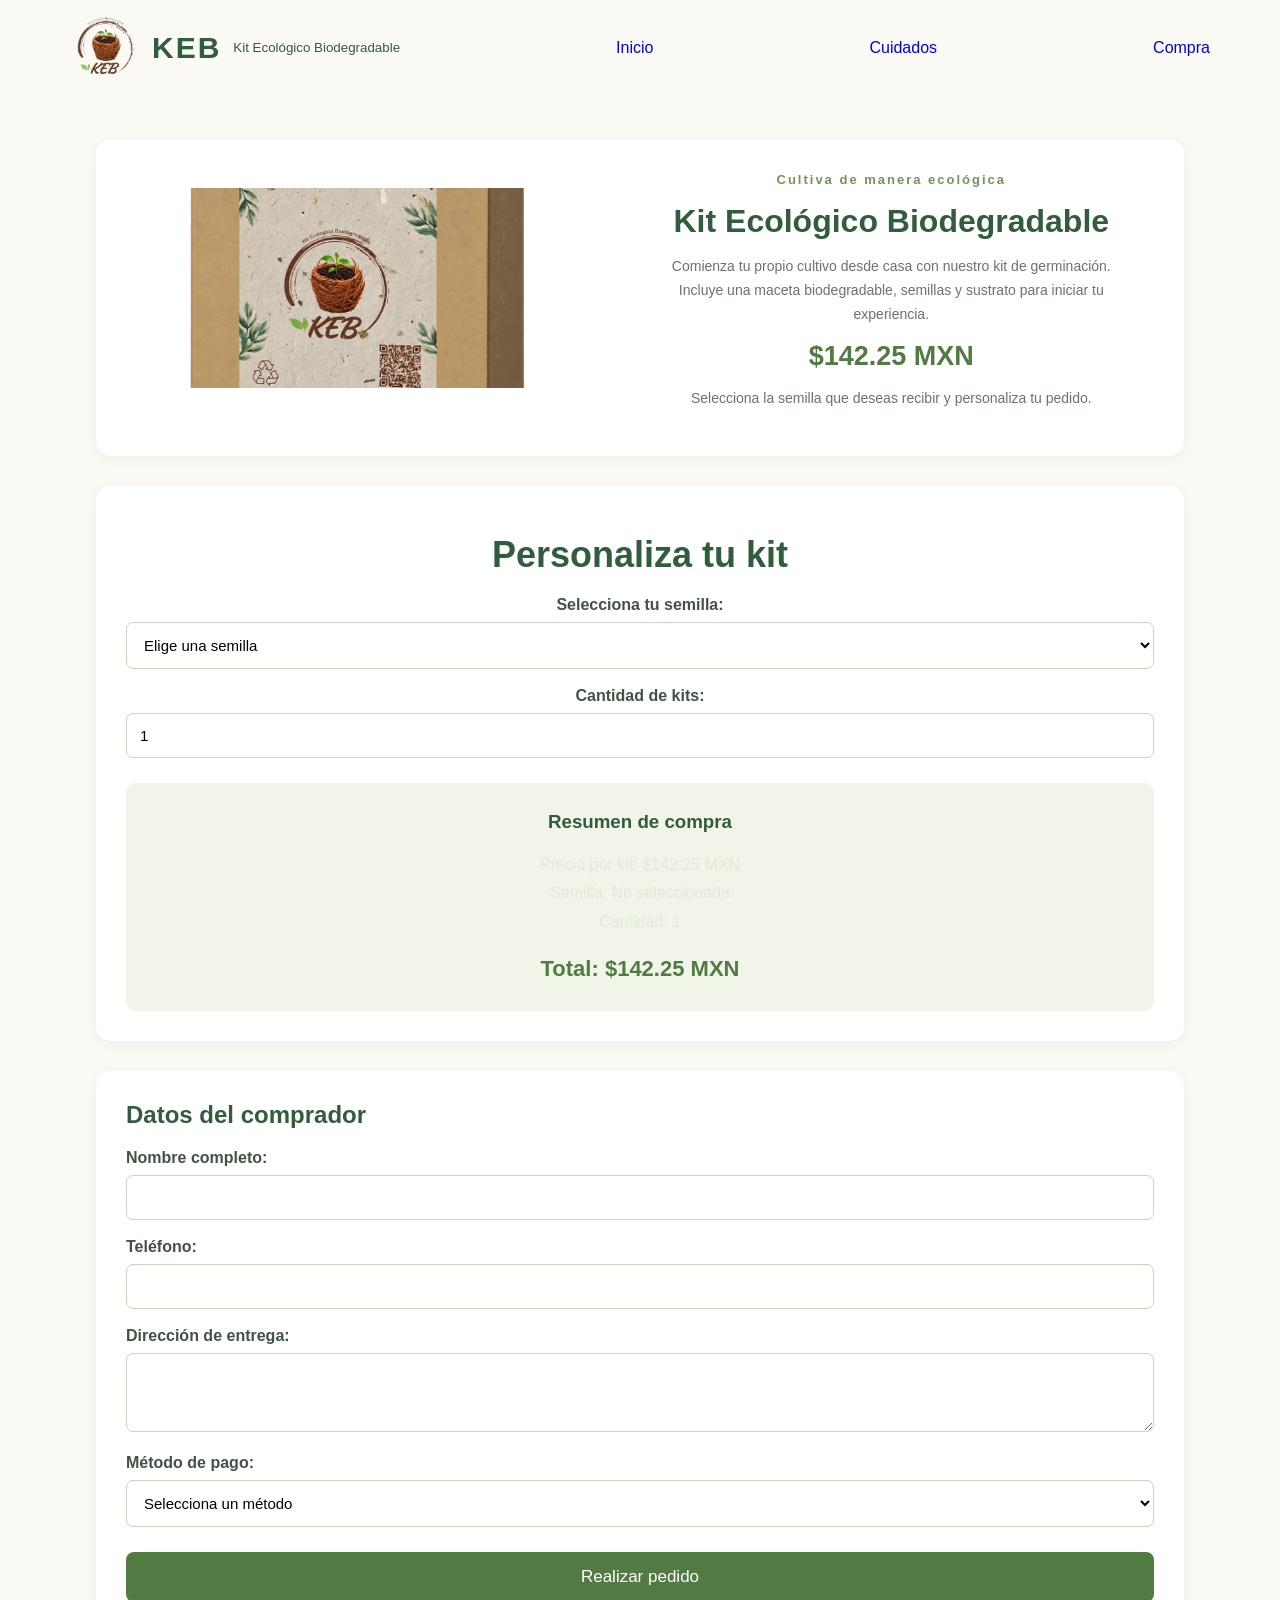
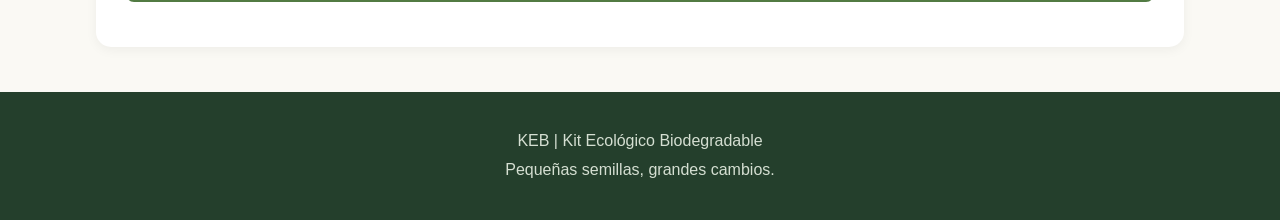
<file: compra.html>
<!DOCTYPE html>
<html lang="es">
<head>
    <meta charset="UTF-8">
    <meta name="viewport" content="width=device-width, initial-scale=1.0">
    <title>KEB | Comprar kit</title>
    <link rel="stylesheet" href="estilo.css">
</head>
<body>

    <header>
        <nav class="menu">
    <div class="logo">
        <img src="imagenes/logo.png" alt="Logo KEB">
        <h2>KEB</h2><small>Kit Ecológico Biodegradable</small>
    
    </div>
                <a href="index.html">Inicio</a>
                <a href="cuidados.html">Cuidados</a>
                <a href="compra.html">Compra</a>
            </div>
        </nav>
    </header>

    <main class="contenedor">

        <section class="producto">
            <div class="imagen-producto">
                <img src="imagenes/productofinal.png"
                     alt="Kit Ecológico Biodegradable KEB">
            </div>

            <div class="informacion">
                <span class="etiqueta">Cultiva de manera ecológica</span>
                <h1>Kit Ecológico Biodegradable</h1>

                <p>
                    Comienza tu propio cultivo desde casa con nuestro
                    kit de germinación. Incluye una maceta biodegradable,
                    semillas y sustrato para iniciar tu experiencia.
                </p>

                <h2 class="precio">$142.25 MXN</h2>

                <p class="nota">
                    Selecciona la semilla que deseas recibir y
                    personaliza tu pedido.
                </p>
            </div>
        </section>

        <section class="compra">
            <h2>Personaliza tu kit</h2>

            <label for="semilla">Selecciona tu semilla:</label>

            <select id="semilla">
                <option value="">Elige una semilla</option>
                <option value="Tomate">Tomate</option>
                <option value="Chayote">Chayote</option>
                <option value="Pepino">Pepino</option>
                <option value="Lechuga">Lechuga</option>
                <option value="Chile verde">Chile verde</option>
                <option value="Chile habanero">Chile habanero</option>
                <option value="Lavanda">Lavanda</option>
                <option value="Albahaca">Albahaca</option>
                <option value="Zanahoria">Zanahoria</option>
                <option value="Rábano">Rábano</option>
            </select>

            <label for="cantidad">Cantidad de kits:</label>
            <input type="number" id="cantidad" min="1" value="1">

            <div class="resumen">
                <h3>Resumen de compra</h3>
                <p>Precio por kit: $142.25 MXN</p>
                <p>Semilla: <span id="resumenSemilla">No seleccionada</span></p>
                <p>Cantidad: <span id="resumenCantidad">1</span></p>

                <div class="total">
                    Total: $<span id="total">142.25</span> MXN
                </div>
            </div>
        </section>

        <section class="datos">
            <h2>Datos del comprador</h2>

            <form id="formCompra">

                <label for="nombre">Nombre completo:</label>
                <input type="text" id="nombre" required>

                <label for="telefono">Teléfono:</label>
                <input type="tel" id="telefono" required>

                <label for="direccion">Dirección de entrega:</label>
                <textarea id="direccion" rows="3" required></textarea>

                <label for="pago">Método de pago:</label>
                <select id="pago" required>
                    <option value="">Selecciona un método</option>
                    <option value="Transferencia bancaria">Transferencia bancaria</option>
                    <option value="Pago al recibir">Pago al recibir</option>
                    <option value="Tarjeta">Tarjeta bancaria (demostración)</option>
                </select>

                <button type="submit">Realizar pedido</button>

            </form>

            <p id="mensaje"></p>
        </section>

    </main>

    <footer>
        <p>KEB | Kit Ecológico Biodegradable</p>
        <p>Pequeñas semillas, grandes cambios.</p>
    </footer>

    <script src="compra.js"></script>
</body>
</html>
</file>
<file: estilo.css>
/* CONFIGURACIÓN GENERAL */

* {
    margin: 0;
    padding: 0;
    box-sizing: border-box;
}

html {
    scroll-behavior: smooth;
}

body {
    font-family: Arial, sans-serif;
    background-color: #faf9f4;
    color: #344b35;
}

a {
    text-decoration: none;
}

/* MENÚ */

.encabezado {
    background-color: #ffffff;
    box-shadow: 0 2px 10px rgba(0,0,0,0.06);
    position: sticky;
    top: 0;
    z-index: 100;
}

.menu {
    max-width: 1200px;
    min-height: 95px;
    margin: auto;
    padding: 10px 30px;
    display: flex;
    align-items: center;
    justify-content: space-between;
}

.logo {
    display: flex;
    flex-direction: row;
    align-items: center;
    gap: 12px;
    color: #315d3c;
}

.logo img {
    height: 70px;
    width: auto;
    max-width: 180px;
    object-fit: contain;
    display: block;
}

.logo h2 {
    font-size: 30px;
    letter-spacing: 2px;
    margin: 0;
    color: #315d3c;
}

.enlaces {
    display: flex;
    align-items: center;
    gap: 35px;
}

.enlaces a {
    color: #405442;
    font-size: 15px;
    transition: 0.3s;
}

.enlaces a:hover,
.enlaces .activo {
    color: #7b9a54;
}

.enlaces .boton-menu {
    background-color: #477b4d;
    color: white;
    padding: 11px 24px;
    border-radius: 6px;
}

.enlaces .boton-menu:hover {
    background-color: #315d3c;
    color: white;
}

/* PRESENTACIÓN PRINCIPAL */

.inicio {
    max-width: 1200px;
    min-height: 540px;
    margin: auto;
    padding: 65px 30px;
    display: flex;
    align-items: center;
    justify-content: space-between;
    gap: 45px;
}

.inicio-texto {
    flex: 1;
}

.etiqueta,
.titulo-seccion span,
.funcionamiento-texto > span,
.compra > span {
    color: #789451;
    font-size: 13px;
    font-weight: bold;
    letter-spacing: 2px;
}

.inicio h1 {
    font-size: 52px;
    line-height: 1.15;
    margin: 22px 0;
    color: #315d3c;
}

.inicio h1 span {
    color: #89a65a;
}

.inicio-texto p {
    font-size: 16px;
    line-height: 1.8;
    color: #687568;
    max-width: 520px;
}

.botones {
    display: flex;
    gap: 15px;
    margin-top: 30px;
}

.boton-principal {
    display: inline-block;
    background-color: #477b4d;
    color: white;
    padding: 14px 25px;
    border-radius: 7px;
    transition: 0.3s;
}

.boton-principal:hover {
    background-color: #315d3c;
}

.boton-secundario {
    display: inline-block;
    border: 1px solid #477b4d;
    color: #477b4d;
    padding: 14px 25px;
    border-radius: 7px;
    transition: 0.3s;
}

.boton-secundario:hover {
    background-color: #e8efe3;
}

.inicio-imagen {
    flex: 1;
}

.inicio-imagen img {
    width: 100%;
    height: 390px;
    object-fit: cover;
    border-radius: 18px;
}

/* TÍTULOS DE SECCIONES */

.titulo-seccion {
    text-align: center;
    max-width: 720px;
    margin: auto;
}

.titulo-seccion h2,
.funcionamiento h2 {
    font-size: 34px;
    color: #315d3c;
    margin: 15px 0;
}

.titulo-seccion p {
    line-height: 1.8;
    color: #718071;
}

/* BENEFICIOS */

.conoce {
    padding: 75px 30px;
    background-color: #edf2e7;
}

.beneficios {
    max-width: 1100px;
    margin: 45px auto 0;
    display: grid;
    grid-template-columns: repeat(3, 1fr);
    gap: 25px;
}

.beneficio {
    background-color: white;
    text-align: center;
    padding: 35px 25px;
    border-radius: 12px;
}

.icono {
    font-size: 38px;
    margin-bottom: 15px;
}

.beneficio h3,
.producto h3 {
    color: #315d3c;
    margin-bottom: 12px;
}

.beneficio p,
.producto p {
    color: #718071;
    font-size: 14px;
    line-height: 1.7;
}

/* CONTENIDO DEL KIT */

.incluye {
    padding: 75px 30px;
}

.productos-incluidos {
    max-width: 1100px;
    margin: 45px auto 0;
    display: grid;
    grid-template-columns: repeat(3, 1fr);
    gap: 25px;
}

.producto {
    background-color: white;
    border-radius: 12px;
    overflow: hidden;
    text-align: center;
    padding-bottom: 25px;
    box-shadow: 0 3px 12px rgba(0,0,0,0.06);
}

.producto img {
    width: 100%;
    height: 200px;
    object-fit: cover;
    margin-bottom: 20px;
}

.producto p {
    padding: 0 20px;
}

/* FUNCIONAMIENTO */

.funcionamiento {
    padding: 75px 8%;
    background-color: #edf2e7;
    display: flex;
    align-items: center;
    gap: 55px;
}

.funcionamiento-texto,
.funcionamiento-imagen {
    flex: 1;
}

.funcionamiento-texto > p {
    color: #718071;
    line-height: 1.8;
    margin-bottom: 25px;
}

.pasos {
    margin-bottom: 30px;
}

.paso {
    display: flex;
    align-items: center;
    gap: 18px;
    margin-bottom: 17px;
}

.paso span {
    background-color: #477b4d;
    color: white;
    min-width: 38px;
    height: 38px;
    display: flex;
    align-items: center;
    justify-content: center;
    border-radius: 50%;
    font-weight: bold;
}

.paso p {
    color: #526453;
    line-height: 1.5;
}

.funcionamiento-imagen img {
    width: 100%;
    height: 400px;
    object-fit: cover;
    border-radius: 15px;
}

/* SECCIÓN DE COMPRA */

.compra {
    background-color: #315d3c;
    color: white;
    text-align: center;
    padding: 75px 25px;
}

.compra > span {
    color: #c6d9a9;
}

.compra h2 {
    font-size: 36px;
    margin: 18px 0;
}

.compra p {
    max-width: 600px;
    margin: auto;
    line-height: 1.8;
    color: #e1e9db;
}

.precio {
    font-size: 40px;
    font-weight: bold;
    margin: 25px 0;
}

.precio small {
    font-size: 16px;
}

.boton-compra {
    display: inline-block;
    background-color: #e8c987;
    color: #315d3c;
    font-weight: bold;
    padding: 15px 35px;
    border-radius: 7px;
    transition: 0.3s;
}

.boton-compra:hover {
    background-color: #f2dcae;
}

/* PIE DE PÁGINA */

.footer {
    background-color: #243f2c;
    color: white;
    text-align: center;
    padding: 40px 20px;
}

.footer h2 {
    font-size: 30px;
    letter-spacing: 3px;
    margin-bottom: 8px;
}

.footer p {
    color: #d5dfd2;
    margin-bottom: 10px;
    font-size: 14px;
}

.footer-enlaces {
    display: flex;
    justify-content: center;
    gap: 25px;
    margin: 25px 0;
}

.footer-enlaces a {
    color: white;
    font-size: 14px;
}

.footer-enlaces a:hover {
    color: #c6d9a9;
}

.footer small {
    color: #b8c7b5;
}

/* DISEÑO RESPONSIVE */

@media (max-width: 800px) {
    .inicio {
        flex-direction: column;
        text-align: center;
    }

    .inicio-texto p {
        margin: auto;
    }

    .botones {
        justify-content: center;
        flex-wrap: wrap;
    }

    .beneficios,
    .productos-incluidos {
        grid-template-columns: repeat(2, 1fr);
    }

    .funcionamiento {
        flex-direction: column;
    }
}

@media (max-width: 550px) {
    .menu {
        flex-direction: column;
        gap: 15px;
        padding: 12px;
    }

    .logo img {
        height: 60px;
    }

    .enlaces {
        gap: 18px;
        flex-wrap: wrap;
        justify-content: center;
    }

    .enlaces a {
        font-size: 13px;
    }

    .inicio h1 {
        font-size: 37px;
    }

    .beneficios,
    .productos-incluidos {
        grid-template-columns: 1fr;
    }

    .titulo-seccion h2,
    .funcionamiento h2 {
        font-size: 28px;
    }

    .compra h2 {
        font-size: 29px;
    }

    .inicio-imagen img,
    .funcionamiento-imagen img {
        height: 280px;
    }
}

/* CONFIGURACIÓN GENERAL */

* {
    margin: 0;
    padding: 0;
    box-sizing: border-box;
}

html {
    scroll-behavior: smooth;
}

body {
    font-family: Arial, sans-serif;
    background: #faf9f4;
    color: #344b35;
}

a {
    text-decoration: none;
}

/* MENÚ */

.encabezado {
    background: white;
    box-shadow: 0 2px 10px rgba(0,0,0,0.06);
    position: sticky;
    top: 0;
    z-index: 100;
}

.menu {
    max-width: 1200px;
    min-height: 95px;
    margin: auto;
    padding: 10px 30px;
    display: flex;
    justify-content: space-between;
    align-items: center;
}

.logo {
    display: flex;
    flex-direction: row;
    align-items: center;
    gap: 12px;
    color: #315d3c;
}

.logo img {
    height: 70px;
    width: auto;
    max-width: 180px;
    object-fit: contain;
    display: block;
}

.logo h2 {
    font-size: 30px;
    letter-spacing: 2px;
    margin: 0;
    color: #315d3c;
}

.enlaces {
    display: flex;
    align-items: center;
    gap: 35px;
}

.enlaces a {
    color: #405442;
    font-size: 15px;
    transition: 0.3s;
}

.enlaces a:hover,
.enlaces .activo {
    color: #89a65a;
}

.enlaces .boton-menu {
    background: #477b4d;
    color: white;
    padding: 11px 24px;
    border-radius: 6px;
}

/* PRESENTACIÓN */

.presentacion {
    text-align: center;
    padding: 65px 20px;
    background: #edf2e7;
}

.presentacion span {
    color: #789451;
    font-size: 13px;
    font-weight: bold;
    letter-spacing: 2px;
}

.presentacion h1 {
    color: #315d3c;
    font-size: 38px;
    margin: 18px 0;
}

.presentacion p {
    max-width: 650px;
    margin: auto;
    line-height: 1.8;
    color: #718071;
}

/* TARJETAS */

.contenedor {
    max-width: 1150px;
    width: 90%;
    margin: 50px auto;
}

.tarjetas {
    display: grid;
    grid-template-columns: repeat(3, 1fr);
    gap: 25px;
}

.tarjeta {
    background: white;
    border-radius: 13px;
    overflow: hidden;
    box-shadow: 0 3px 12px rgba(0,0,0,0.08);
    transition: 0.3s;
}

.tarjeta:hover {
    transform: translateY(-5px);
}

.tarjeta img {
    width: 100%;
    height: 190px;
    object-fit: cover;
}

.tarjeta-info {
    padding: 22px;
    text-align: center;
}

.tarjeta-info h3 {
    color: #315d3c;
    font-size: 21px;
    margin-bottom: 12px;
}

.tarjeta-info p {
    color: #718071;
    font-size: 14px;
    line-height: 1.6;
    margin-bottom: 18px;
}

.tarjeta-info button {
    background: #477b4d;
    color: white;
    border: none;
    padding: 12px 25px;
    border-radius: 6px;
    cursor: pointer;
}

.tarjeta-info button:hover {
    background: #315d3c;
}

/* VENTANA EMERGENTE */

.modal {
    display: none;
    position: fixed;
    inset: 0;
    z-index: 1000;
    background: rgba(0,0,0,0.65);
    padding: 20px;
    overflow-y: auto;
}

.modal-contenido {
    background: white;
    max-width: 700px;
    margin: 25px auto;
    padding: 25px;
    border-radius: 13px;
    position: relative;
}

.cerrar {
    position: absolute;
    right: 15px;
    top: 10px;
    font-size: 32px;
    border: none;
    background: white;
    color: #315d3c;
    cursor: pointer;
}

.modal-contenido > img {
    width: 100%;
    height: 230px;
    object-fit: cover;
    border-radius: 9px;
    margin-bottom: 18px;
}

.modal-contenido h2 {
    color: #315d3c;
    margin-bottom: 20px;
    font-size: 28px;
}

.detalle {
    margin-bottom: 20px;
}

.detalle h3 {
    color: #477b4d;
    margin-bottom: 8px;
}

.detalle p {
    color: #596659;
    line-height: 1.7;
}

/* DOMO */

.domo {
    background: #edf2e7;
    border-left: 4px solid #477b4d;
    padding: 20px;
    border-radius: 8px;
    margin-top: 20px;
}

.domo h3 {
    color: #315d3c;
    margin-bottom: 12px;
}

.domo p {
    line-height: 1.7;
    color: #526453;
}

/* PIE DE PÁGINA */

.footer {
    background: #243f2c;
    color: white;
    text-align: center;
    padding: 35px 20px;
}

.footer h2 {
    letter-spacing: 3px;
    margin-bottom: 10px;
}

.footer p {
    color: #d5dfd2;
    margin-bottom: 10px;
}

.footer div {
    margin-top: 20px;
}

.footer a {
    color: white;
    margin: 0 12px;
}

/* DISEÑO RESPONSIVE */

@media (max-width: 800px) {
    .tarjetas {
        grid-template-columns: repeat(2, 1fr);
    }
}

@media (max-width: 550px) {
    .menu {
        flex-direction: column;
        gap: 15px;
        padding: 12px;
    }

    .logo img {
        height: 60px;
    }

    .enlaces {
        gap: 18px;
        flex-wrap: wrap;
        justify-content: center;
    }

    .tarjetas {
        grid-template-columns: 1fr;
    }

    .presentacion h1 {
        font-size: 29px;
    }
}

/* CONFIGURACIÓN GENERAL */

* {
    margin: 0;
    padding: 0;
    box-sizing: border-box;
}

html {
    scroll-behavior: smooth;
}

body {
    font-family: Arial, sans-serif;
    background-color: #faf9f4;
    color: #344b35;
}

a {
    text-decoration: none;
}

/* MENÚ */

.encabezado {
    background-color: #ffffff;
    box-shadow: 0 2px 10px rgba(0,0,0,0.06);
    position: sticky;
    top: 0;
    z-index: 100;
}

.menu {
    max-width: 1200px;
    min-height: 95px;
    margin: auto;
    padding: 10px 30px;
    display: flex;
    justify-content: space-between;
    align-items: center;
}

.logo {
    display: flex;
    flex-direction: row;
    align-items: center;
    gap: 12px;
    color: #315d3c;
}

.logo img {
    height: 70px;
    width: auto;
    max-width: 180px;
    object-fit: contain;
    display: block;
}

.logo h2 {
    font-size: 30px;
    letter-spacing: 2px;
    margin: 0;
    color: #315d3c;
}

.enlaces {
    display: flex;
    align-items: center;
    gap: 35px;
}

.enlaces a {
    color: #405442;
    font-size: 15px;
    transition: 0.3s;
}

.enlaces a:hover,
.enlaces .activo {
    color: #89a65a;
}

.enlaces .boton-menu {
    background: #477b4d;
    color: white;
    padding: 11px 24px;
    border-radius: 6px;
}

/* CONTENEDOR PRINCIPAL */

.contenedor {
    width: 85%;
    max-width: 1100px;
    margin: 45px auto;
}

/* PRODUCTO */

.producto {
    display: flex;
    align-items: center;
    gap: 40px;
    background-color: white;
    padding: 30px;
    border-radius: 15px;
    margin-bottom: 30px;
    box-shadow: 0 3px 12px rgba(0,0,0,0.05);
}

.imagen-producto {
    width: 45%;
}

.imagen-producto img {
    width: 100%;
    max-height: 380px;
    border-radius: 12px;
    object-fit: cover;
    display: block;
}

.informacion {
    flex: 1;
}

.etiqueta {
    color: #72945d;
    font-weight: bold;
}

.informacion h1 {
    font-size: 32px;
    margin: 15px 0;
    color: #315d3c;
}

.informacion p {
    line-height: 1.7;
    margin-bottom: 15px;
    color: #687568;
}

.precio {
    color: #527b43;
    font-size: 27px;
    margin: 15px 0;
}

.nota {
    font-size: 14px;
}

/* SELECCIÓN Y RESUMEN DE COMPRA */

.compra,
.datos {
    background-color: white;
    padding: 30px;
    border-radius: 15px;
    margin-bottom: 30px;
    box-shadow: 0 3px 12px rgba(0,0,0,0.05);
}

.compra h2,
.datos h2 {
    color: #315d3c;
    margin-bottom: 20px;
}

label {
    display: block;
    margin: 18px 0 8px;
    font-weight: bold;
    color: #405442;
}

input,
select,
textarea {
    width: 100%;
    padding: 13px;
    border: 1px solid #cbd5c1;
    border-radius: 7px;
    font-size: 15px;
    background-color: #fff;
    font-family: Arial, sans-serif;
}

input:focus,
select:focus,
textarea:focus {
    outline: none;
    border-color: #477b4d;
}

/* RESUMEN */

.resumen {
    background-color: #f0f4e9;
    padding: 20px;
    margin-top: 25px;
    border-radius: 10px;
    line-height: 2;
}

.resumen h3 {
    color: #315d3c;
    margin-bottom: 10px;
}

.total {
    font-size: 22px;
    font-weight: bold;
    color: #527b43;
    margin-top: 10px;
}

/* BOTÓN */

button {
    width: 100%;
    padding: 15px;
    margin-top: 25px;
    background-color: #527b43;
    color: white;
    border: none;
    border-radius: 8px;
    font-size: 17px;
    cursor: pointer;
    transition: 0.3s;
}

button:hover {
    background-color: #355c3b;
}

/* MENSAJE */

#mensaje {
    margin-top: 15px;
    font-weight: bold;
    line-height: 1.6;
    color: #315d3c;
}

/* PIE DE PÁGINA */

footer {
    background-color: #243f2c;
    color: white;
    text-align: center;
    padding: 35px 20px;
    line-height: 1.8;
}

footer p {
    color: #d5dfd2;
}

/* DISEÑO RESPONSIVE */

@media (max-width: 700px) {
    .producto {
        flex-direction: column;
    }

    .imagen-producto {
        width: 100%;
    }

    .contenedor {
        width: 92%;
    }

    .menu {
        flex-direction: column;
        gap: 15px;
        padding: 12px;
    }

    .logo img {
        height: 60px;
    }

    .enlaces {
        gap: 18px;
        flex-wrap: wrap;
        justify-content: center;
    }

    .informacion h1 {
        font-size: 27px;
    }
}
</file>
